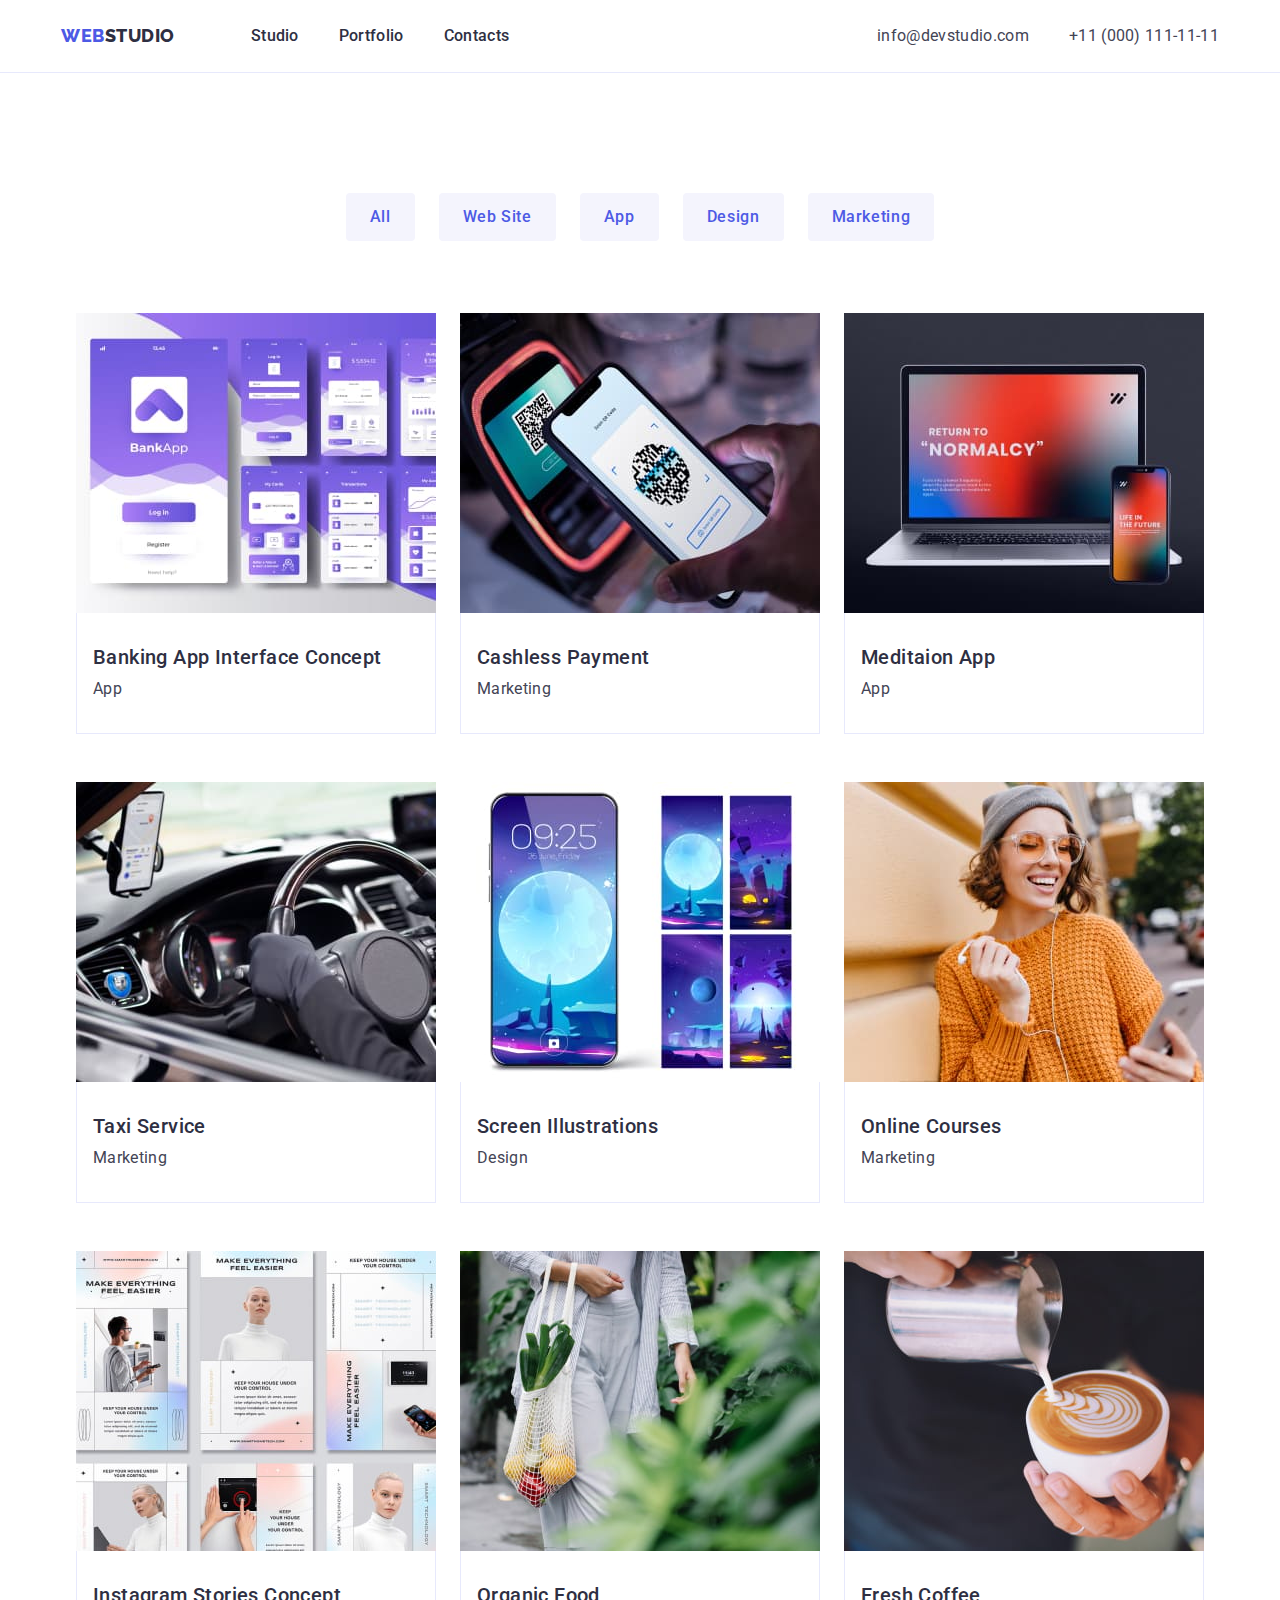
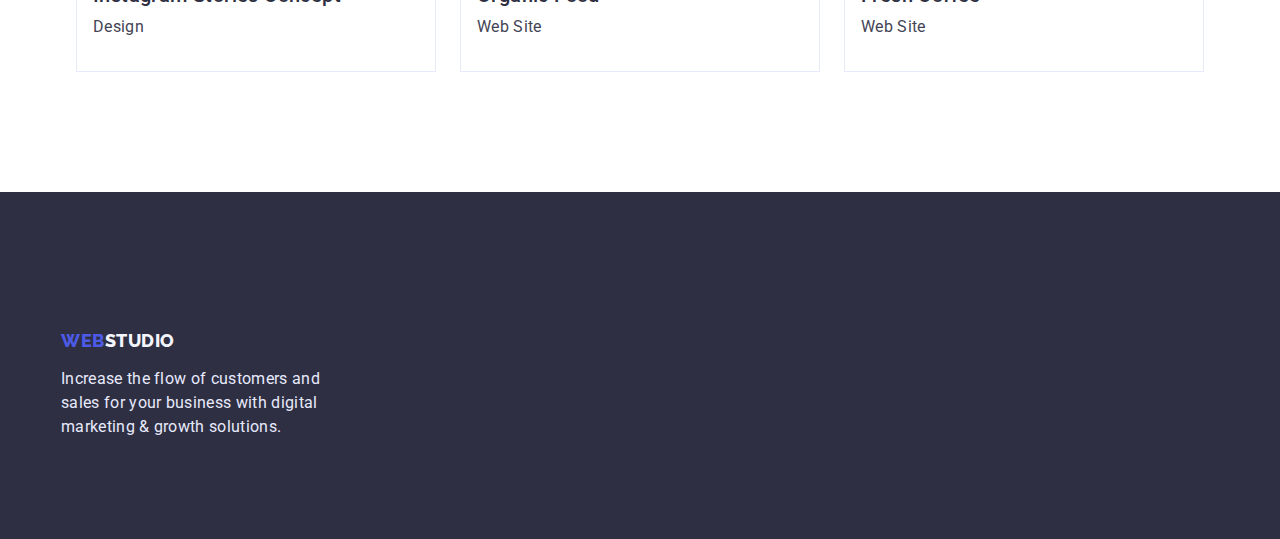
<file: portfolio.html>
<!DOCTYPE html>
<html lang="en">
  <head>
    <meta charset="UTF-8" />
    <meta http-equiv="X-UA-Compatible" content="IE=edge" />
    <meta name="viewport" content="width=device-width, initial-scale=1.0" />
    <title>Portfolio</title>
    <!-- Fonst -->
    <link rel="preconnect" href="https://fonts.googleapis.com" />
    <link rel="preconnect" href="https://fonts.gstatic.com" crossorigin />
    <link
      href="https://fonts.googleapis.com/css2?family=Montserrat:wght@400;700&family=Raleway:wght@800&family=Roboto:wght@400;500;700&display=swap"
      rel="stylesheet"
    />
    <!-- Custom styles -->
    <link rel="stylesheet" href="./css/common.css" />
  </head>
  <body>
    <!--Header section-->
    <header class="header">
      <div class="header-container container">
        <a class="header-logo link" href="./index.html">
          <span class="logo">Web</span>Studio
        </a>
        <nav class="nav">
          <ul class="nav-list list">
            <li class="nav-item">
              <a class="nav-link link" href="#">Studio</a>
            </li>
            <li class="nav-item">
              <a class="nav-link link" href="./portfolio.html">Portfolio</a>
            </li>
            <li class="nav-item">
              <a class="nav-link link" href="#">Contacts</a>
            </li>
          </ul>
        </nav>
        <address class="address">
          <ul class="address-list list">
            <li class="add">
              <a class="address-link link" href="mailto:info@devstudio.com"
                >info@devstudio.com</a
              >
            </li>
            <li class="add">
              <a class="address-link link" href="tel:+110001111111"
                >+11 (000) 111-11-11</a
              >
            </li>
          </ul>
        </address>
      </div>
    </header>
    <main>
      <!--Portfolio section-->
      <section class="section">
        <div class="container">
          <h1 hidden>Portfolio</h1>
          <ul class="filtr-list list">
            <li class="filtr-item">
              <button class="btn btn-portfolio all" type="button">All</button>
            </li>
            <li class="filtr-item">
              <button class="btn btn-portfolio web" type="button">
                Web Site
              </button>
            </li>
            <li class="filtr-item">
              <button class="btn btn-portfolio app" type="button">App</button>
            </li>
            <li class="filtr-item">
              <button class="btn btn-portfolio design" type="button">
                Design
              </button>
            </li>
            <li class="filtr-item">
              <button class="btn btn-portfolio marketing" type="button">
                Marketing
              </button>
            </li>
          </ul>

          <ul class="list portfolio-card">
            <li>
              <a class="link" href="#">
                <img
                  src="./images/portfolio/banking_app.jpg"
                  alt="Banking App Interface Concept"
                  width="360"
                  height="300"
                />
                <div class="samples-s">
                  <h2 class="samples">Banking App Interface Concept</h2>
                  <p class="text text-set">App</p>
                </div>
              </a>
            </li>

            <li>
              <a class="link" href="#">
                <img
                  src="./images/portfolio/cashless_payment.jpg"
                  alt="Cashless Payment"
                  width="360"
                  height="300"
                />
                <div class="samples-s">
                  <h2 class="samples">Cashless Payment</h2>
                  <p class="text text-set">Marketing</p>
                </div>
              </a>
            </li>
            <li>
              <a class="link" href="#">
                <img
                  src="./images/portfolio/meditaion_app.jpg"
                  alt="Meditaion App"
                  width="360"
                  height="300"
                />
                <div class="samples-s">
                  <h2 class="samples">Meditaion App</h2>
                  <p class="text text-set">App</p>
                </div>
              </a>
            </li>
            <li>
              <a class="link" href="#">
                <img
                  src="./images/portfolio/taxi_service.jpg"
                  alt="Taxi Service"
                  width="360"
                  height="300"
                />
                <div class="samples-s">
                  <h2 class="samples">Taxi Service</h2>
                  <p class="text text-set">Marketing</p>
                </div>
              </a>
            </li>
            <li>
              <a class="link" href="#">
                <img
                  src="./images/portfolio/screen_illustrations.jpg"
                  alt="Screen Illustrations"
                  width="360"
                  height="300"
                />
                <div class="samples-s">
                  <h2 class="samples">Screen Illustrations</h2>
                  <p class="text text-set">Design</p>
                </div>
              </a>
            </li>
            <li>
              <a class="link" href="#">
                <img
                  src="./images/portfolio/online_courses.jpg"
                  alt="Online Courses"
                  width="360"
                  height="300"
                />
                <div class="samples-s">
                  <h2 class="samples">Online Courses</h2>
                  <p class="text text-set">Marketing</p>
                </div>
              </a>
            </li>
            <li>
              <a class="link" href="#">
                <img
                  src="./images/portfolio/instagram_stories.jpg"
                  alt="Instagram Stories Concept"
                  width="360"
                  height="300"
                />
                <div class="samples-s">
                  <h2 class="samples">Instagram Stories Concept</h2>
                  <p class="text text-set">Design</p>
                </div>
              </a>
            </li>
            <li>
              <a class="link" href="#">
                <img
                  src="./images/portfolio/organic_food.jpg"
                  alt="Organic Food"
                  width="360"
                  height="300"
                />
                <div class="samples-s">
                  <h2 class="samples">Organic Food</h2>
                  <p class="text text-set">Web Site</p>
                </div>
              </a>
            </li>
            <li>
              <a class="link" href="#">
                <img
                  src="./images/portfolio/fresh_coffee.jpg"
                  alt="Fresh Coffee"
                  width="360"
                  height="300"
                />
                <div class="samples-s">
                  <h2 class="samples">Fresh Coffee</h2>
                  <p class="text text-set">Web Site</p>
                </div>
              </a>
            </li>
          </ul>
        </div>
      </section>
    </main>

    <!--Footer section-->
    <footer class="footer">
      <div class="container">
        <a class="footer-logo link" href="./index.html"
          ><span class="logo">Web</span>Studio</a
        >
        <p class="footer-text">
          Increase the flow of customers and sales for your business with
          digital marketing & growth solutions.
        </p>
      </div>
    </footer>
  </body>
</html>
</file>
<file: css/common.css>
:root  {
/* Fonts */
  --primary-font: "Roboto", sans-serif;
  --secondary-font: "Raleway", sans-serif;

/* Text colors */
  --primary-txt-cl: #434455;
  --secondary-txt-cl: #2E2F42;
  --accent-txt-cl: #4D5AE5;
  --light-txt-cl: #E7E9FC;
  --wht-cl: #FFFFFF;
  --light-dark-tx: #E7E9FC;
  --light-wht-txt-cl:#F4F4FD;
  
/* BG colors */
  --primary-bg-cl: #FFFFFF;
  --accent-bg-cl: #2E2F42;
  --secondary-bg-cl: #F4F4FD;
  --contrast-bg-cl:#4D5AE5;
  --deep-bg-cl: #404BBF;

  --light-line-cl: #E7E9FC;

/* others */

  --indent: 24px;
  --items: 3;
  --items-4: 4;
}

/* reset style*/
h1,h2,h3,h4,h5,h6,p {
  margin: 0;
}
img {
  display: block;
  max-width: 100%;
  height: auto;
}

.btn {
  cursor: pointer;
}
.section {
  padding-top: 120px;
  padding-bottom: 120px;
}
.list {
  list-style: none;
  text-decoration: none;
  color: currentColor;
  margin: 0;
  padding: 0;
}
.link {
  text-decoration: none;
}
/* reset none*/

body {
  margin:0;
  font-family: var(--primary-font);
  font-style: normal;
  font-size: 16px;
  line-height: calc(24/16);
  letter-spacing: 0.02em;
  background-color: var(--primary-bg-cl);
  color: var(--primary-txt-cl);
}
.container-for-bg {
  width: 1440px;
}

.container {
  width: 1158px;
  padding-left: 15px;
  padding-right: 15px;
  margin-left: auto;
  margin-right: auto;
}

/* Card set */
.card-set {
  display: flex;
  flex-wrap: wrap;
  padding: 0px;
  margin: 0px;
  margin-left: calc(-1* var(--indent));
  margin-top: calc(-1* var(--indent));
}

.card-set-item {
  margin-left: var(--indent);
  margin-top: var(--indent);
  width: calc ((100% - var(--indent) * (var(--items) - 1)) / var(--items));
}

.card-set-item-4 {
  width: calc((100% - var(--indent) * (var(--items-4) - 1)) / var(--items-4));
  margin-left: var(--indent);
  margin-top: var(--indent);
  max-width: 264px;
}
/* btn styles */
.btn {
  display: flex;
  font-family: 'Roboto';
  font-style: normal;
  font-weight: 500;
  font-size: 16px;
  line-height: calc(24/16);
  letter-spacing: 0.04em;
  border: none;
}

.btn-hero { 
  display: block;

  min-height: 56px;
  min-width: 169px;  
  padding: 16px 32px;
  margin-right: auto;
  margin-left: auto;
  border-radius: 4px; 

  background-color: var(--contrast-bg-cl);
  color: var(--wht-cl);
}
    
.btn-portfolio:hover,
.btn-portfolio:focus { 
  background-color: var(--deep-bg-cl);
  color: var(--wht-cl);
}

.btn-portfolio {
 min-height: 48px;
 flex-direction: row;
 justify-content: center;
 padding: 12px 24px;

 margin-right: auto;
 margin-left: auto;
 border-radius: 4px; 

 color: var(--accent-txt-cl);
 background-color: var(--secondary-bg-cl);
}

.btn-portfolio:last-child {
  margin-right: 0;
}

.btn-portfolio:first-child {
  margin-left: 0;
}

/* h3*/
.title {
  font-weight: 500;
  font-size: 20px;
  line-height: calc(24/20);
  color: var(--secondary-txt-cl);
}

/*h2*/
.section-titel {
  margin-bottom: 72px;
  font-weight: 700;
  font-size: 36px;
  line-height: calc(40/36);
  text-transform: capitalize;
  color: var(--secondary-txt-cl);
  text-align: center;
}

.text {
  color: var(--primary-txt-cl);
}
/* header styles */

.header {
border-bottom: 1px solid var(--light-line-cl);
}

.header-container {
  display: flex;
  align-items: center;
}

.header-logo {
  margin-right: 76px; ;
  font-family: var(--secondary-font);
  font-weight: 800;
  font-size: 18px;
  line-height: calc(24/18);
  letter-spacing: 0.03em;
  text-transform: uppercase;
  color: var(--secondary-txt-cl);
}

.logo {
  align-items: center;
  color: var(--accent-txt-cl);
}

.nav {
  display: flex;
  align-items: center;
  margin-right: auto;
   }

.nav-list {
  display: flex;
  align-items: center;
  gap: 40px;
  width: 100%;
}

.nav-link {
  display: block; 
  padding-top: 24px;
  padding-bottom: 24px;
  font-weight: 500;
  color: var(--secondary-txt-cl); 
}

.nav-link:hover,
.nav-link:focus,
.address-link:hover,
.address-link:focus {
  color: var(--accent-txt-cl);
}

.adress {
display: flex;
align-items: center;
margin-left: auto;
}

.address-list {
  display: flex;
  align-items: center;
  gap: 40px;
}

.address-link {
 display: block;
 font-style: normal;
 padding-top: 24px;
 padding-bottom: 24px;
 color: var(--primary-txt-cl);
}

/* shero-section */
.hero-section {
  background-color: var(--accent-bg-cl);
  padding-top: 188px;
  padding-bottom: 188px;
}

.main-hero-h {
  width: 500px;
  font-weight: 700;

  margin-left: auto;
  margin-right: auto;
  margin-bottom: 48px;
    
  font-size: 56px;
  line-height: calc(60/56);
  color: var(--wht-cl);

  letter-spacing: 0.02em;
  text-align: center;
}

/* About */

.container-about {
  display: flex;
}

.hidden-about {
  text-align: center;
}

.about-list {
  display: flex;
  justify-content: space-between;
  width: 100%;
}

.about-li {
  max-width: 264px;
}

.title-about {
  margin-bottom: 8px;
}

.samples {
  font-weight: 500;
  font-size: 20px;
  line-height: calc(24/20);
  letter-spacing: 0.02em;
  color: var(--secondary-txt-cl);
}

.li-consist {
  margin-right: 24px;
}

.text-about {
  margin-right: var(--indent);
  width: 264px;    
}

/* About us section */
.section-what {
  padding-top: 0px;
}

.we-list {
  display: flex;
  gap: 24px;
  justify-content: center;
}

/* Team */
.team-section { 
  background-color: var(--secondary-bg-cl);
}

.teem-container {
  display: flex;
  align-items: center;
}

.team-card {
  max-width: 264px;
  background-color: var(--wht-cl);
  box-shadow: 0px 1px 6px rgba(46, 47, 66, 0.08), 0px 1px 1px rgba(46, 47, 66, 0.16), 0px 2px 1px rgba(46, 47, 66, 0.08);
  border-radius: 0px 0px 4px 4px;
}
.teem-set {
    display: flex;
    gap: 24px;
    justify-content: center;
    width: 100%;
}

.manager {
  text-align: center;
  padding-top: 32px;
  padding-bottom: 32px;
}

.team-h {
  margin-bottom: 8px;
}

/* Footer*/
.footer {
  padding-bottom: 100px ;
  padding-top: 138px;
  background-color: var(--accent-bg-cl);
  }

.footer-logo {
    margin-bottom: 16px;
    font-family: var(--secondary-font);
    font-weight: 800;
    font-size: 18px;
    line-height: calc(21/18);
    display: flex;
    align-items: center;
    letter-spacing: 0.03em;
    text-transform: uppercase;
    color: var(--light-wht-txt-cl);
    }

.footer-text {
  color:  var(--light-dark-tx);
  width: 264px;    
 }

 /* Portfolio */

.filtr-list {
  display: flex;
  justify-content: center;
  
  margin-bottom: 72px;
  gap: 24px;
 }


.btn-portfolio all {
 width: 69px;
}

.btn-portfolio web {
 width: 116px;
}

.btn-portfolio app {
  width: 78px;
}

.btn-portfolio design {
 width: 69px;
}

.btn-portfolio marketing {
 width: 69px;
}

 /* Portfolio samples */

.samples-s {
  border: 1px solid var(--light-dark-tx);
  border-top: none;

  padding-bottom: 32px;
  padding-left: 16px;
  padding-top: 32px;
}

.portfolio-card {
  display: flex;
  flex-wrap: wrap;
  gap: 48px 24px;
  justify-content: center;
}

.text-set {
  margin-top: 8px;
 }
</file>
